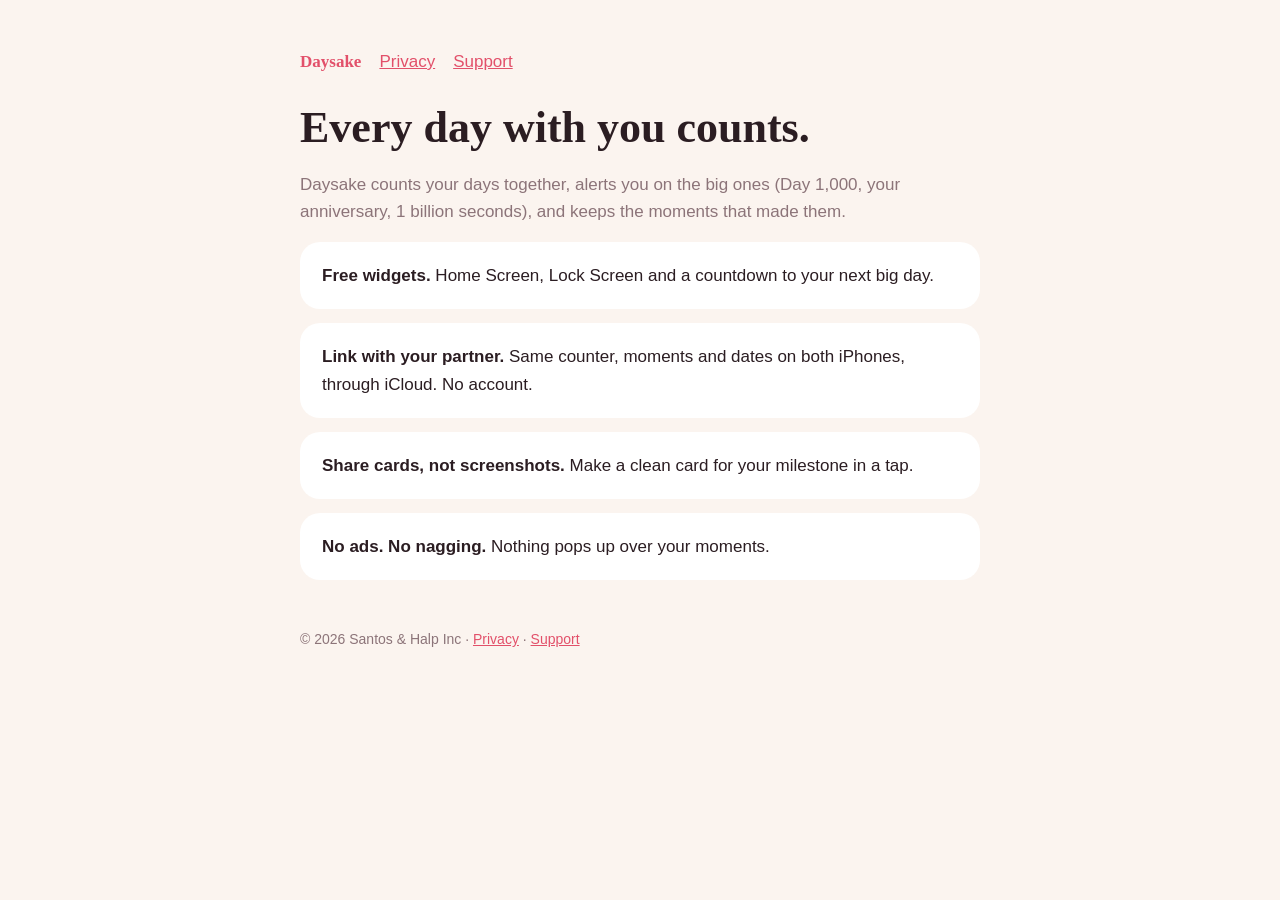
<file: index.html>
<!doctype html><html lang="en"><head><meta charset="utf-8"><meta name="viewport" content="width=device-width,initial-scale=1">
<title>Daysake — Couples Day Counter</title><meta name="description" content="Count your days together, never miss a milestone, and keep the moments that made them."><link rel="stylesheet" href="style.css"></head>
<body><main><nav><a class="brand" href="./">Daysake</a><a href="privacy.html">Privacy</a><a href="support.html">Support</a></nav>
<h1>Every day with you counts.</h1>
<p class="muted">Daysake counts your days together, alerts you on the big ones (Day 1,000, your anniversary, 1 billion seconds), and keeps the moments that made them.</p>
<div class="card"><strong>Free widgets.</strong> Home Screen, Lock Screen and a countdown to your next big day.</div>
<div class="card"><strong>Link with your partner.</strong> Same counter, moments and dates on both iPhones, through iCloud. No account.</div>
<div class="card"><strong>Share cards, not screenshots.</strong> Make a clean card for your milestone in a tap.</div>
<div class="card"><strong>No ads. No nagging.</strong> Nothing pops up over your moments.</div>
<footer class="muted">© 2026 Santos &amp; Halp Inc · <a href="privacy.html">Privacy</a> · <a href="support.html">Support</a></footer></main></body></html>
</file>
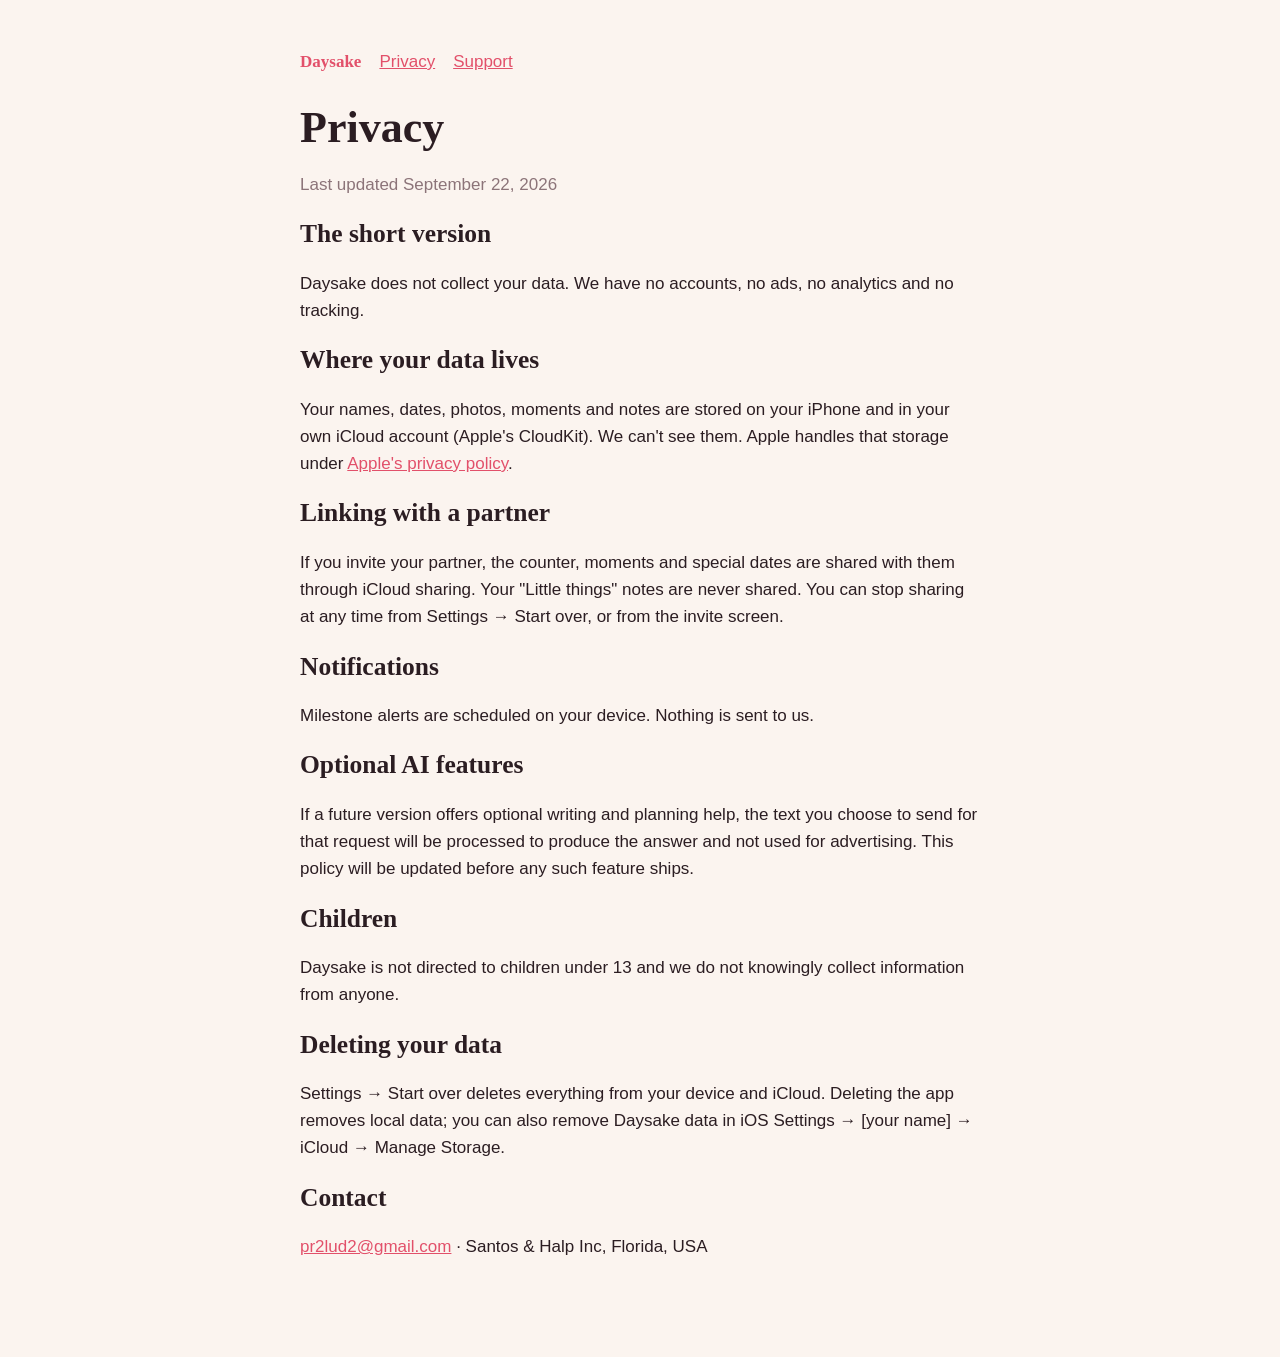
<file: privacy.html>
<!doctype html><html lang="en"><head><meta charset="utf-8"><meta name="viewport" content="width=device-width,initial-scale=1">
<title>Daysake Privacy</title><link rel="stylesheet" href="style.css"></head>
<body><main><nav><a class="brand" href="./">Daysake</a><a href="privacy.html">Privacy</a><a href="support.html">Support</a></nav>
<h1>Privacy</h1><p class="muted">Last updated September 22, 2026</p>
<h2>The short version</h2><p>Daysake does not collect your data. We have no accounts, no ads, no analytics and no tracking.</p>
<h2>Where your data lives</h2><p>Your names, dates, photos, moments and notes are stored on your iPhone and in your own iCloud account (Apple's CloudKit). We can't see them. Apple handles that storage under <a href="https://www.apple.com/legal/privacy/">Apple's privacy policy</a>.</p>
<h2>Linking with a partner</h2><p>If you invite your partner, the counter, moments and special dates are shared with them through iCloud sharing. Your "Little things" notes are never shared. You can stop sharing at any time from Settings → Start over, or from the invite screen.</p>
<h2>Notifications</h2><p>Milestone alerts are scheduled on your device. Nothing is sent to us.</p>
<h2>Optional AI features</h2><p>If a future version offers optional writing and planning help, the text you choose to send for that request will be processed to produce the answer and not used for advertising. This policy will be updated before any such feature ships.</p>
<h2>Children</h2><p>Daysake is not directed to children under 13 and we do not knowingly collect information from anyone.</p>
<h2>Deleting your data</h2><p>Settings → Start over deletes everything from your device and iCloud. Deleting the app removes local data; you can also remove Daysake data in iOS Settings → [your name] → iCloud → Manage Storage.</p>
<h2>Contact</h2><p><a href="mailto:pr2lud2@gmail.com?subject=Daysake">pr2lud2@gmail.com</a> · Santos &amp; Halp Inc, Florida, USA</p>
</main></body></html>
</file>
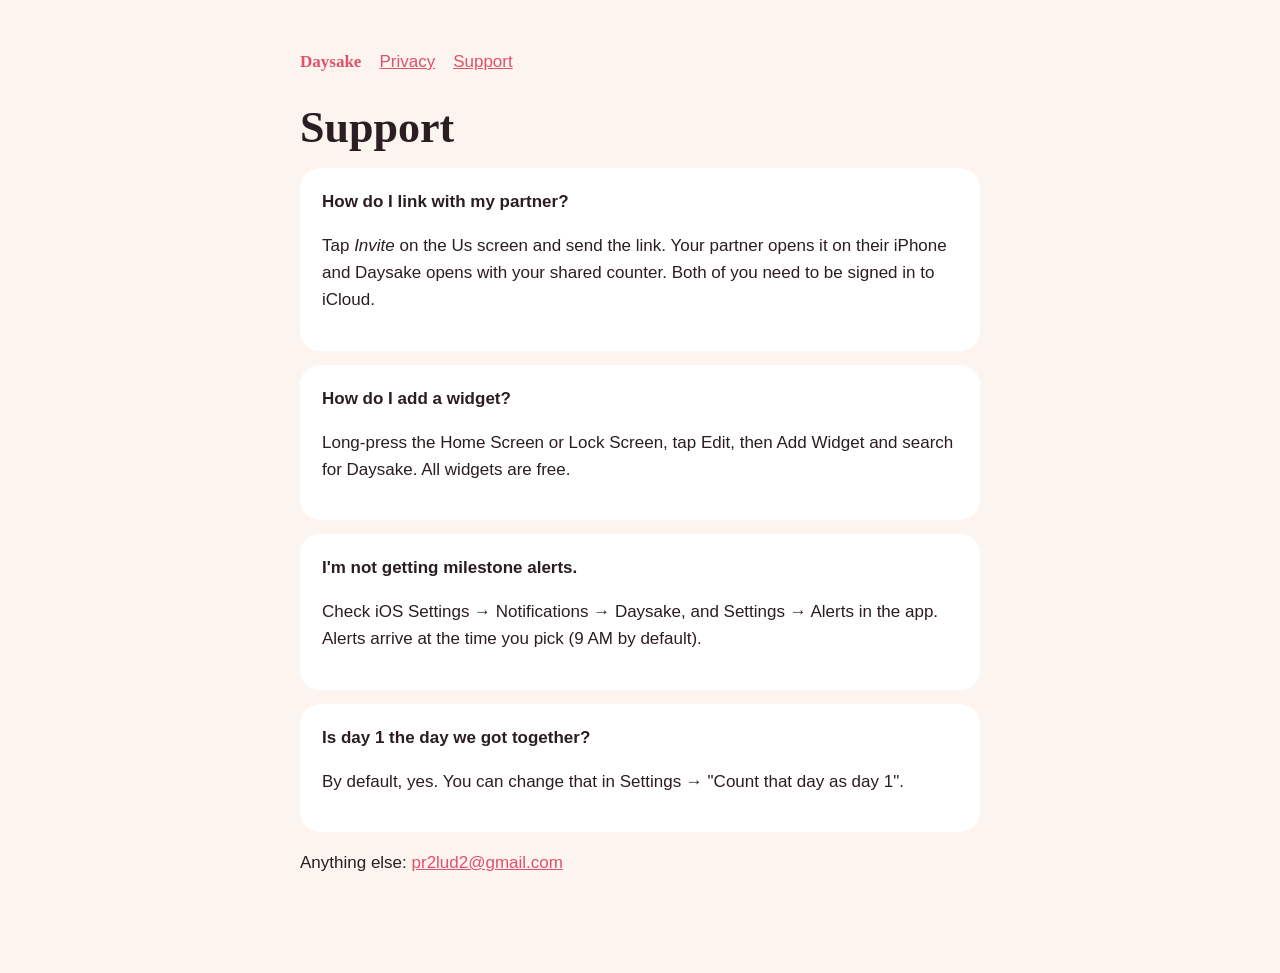
<file: support.html>
<!doctype html><html lang="en"><head><meta charset="utf-8"><meta name="viewport" content="width=device-width,initial-scale=1">
<title>Daysake Support</title><link rel="stylesheet" href="style.css"></head>
<body><main><nav><a class="brand" href="./">Daysake</a><a href="privacy.html">Privacy</a><a href="support.html">Support</a></nav>
<h1>Support</h1>
<div class="card"><strong>How do I link with my partner?</strong><p>Tap <em>Invite</em> on the Us screen and send the link. Your partner opens it on their iPhone and Daysake opens with your shared counter. Both of you need to be signed in to iCloud.</p></div>
<div class="card"><strong>How do I add a widget?</strong><p>Long-press the Home Screen or Lock Screen, tap Edit, then Add Widget and search for Daysake. All widgets are free.</p></div>
<div class="card"><strong>I'm not getting milestone alerts.</strong><p>Check iOS Settings → Notifications → Daysake, and Settings → Alerts in the app. Alerts arrive at the time you pick (9 AM by default).</p></div>
<div class="card"><strong>Is day 1 the day we got together?</strong><p>By default, yes. You can change that in Settings → "Count that day as day 1".</p></div>
<p>Anything else: <a href="mailto:pr2lud2@gmail.com?subject=Daysake%20support">pr2lud2@gmail.com</a></p>
</main></body></html>
</file>
<file: style.css>
:root{--bg:#FBF4EF;--ink:#2B1D22;--muted:#8C7479;--accent:#E2506A;--card:#fff}
@media (prefers-color-scheme:dark){:root{--bg:#14111A;--ink:#F6EFF2;--muted:#9D93A8;--accent:#FF6F8C;--card:#221D2B}}
*{box-sizing:border-box}body{margin:0;background:var(--bg);color:var(--ink);font:17px/1.6 -apple-system,BlinkMacSystemFont,"Segoe UI",sans-serif}
main{max-width:720px;margin:0 auto;padding:48px 20px 80px}h1,h2{font-family:"New York",ui-serif,Georgia,serif;line-height:1.15}
h1{font-size:44px;margin:.2em 0}.brand{color:var(--accent);font-family:ui-serif,Georgia,serif;font-weight:700;text-decoration:none}
.card{background:var(--card);border-radius:20px;padding:20px 22px;margin:14px 0}.muted{color:var(--muted)}a{color:var(--accent)}
nav{display:flex;gap:18px;margin-bottom:28px}footer{margin-top:48px;font-size:14px}
</file>
